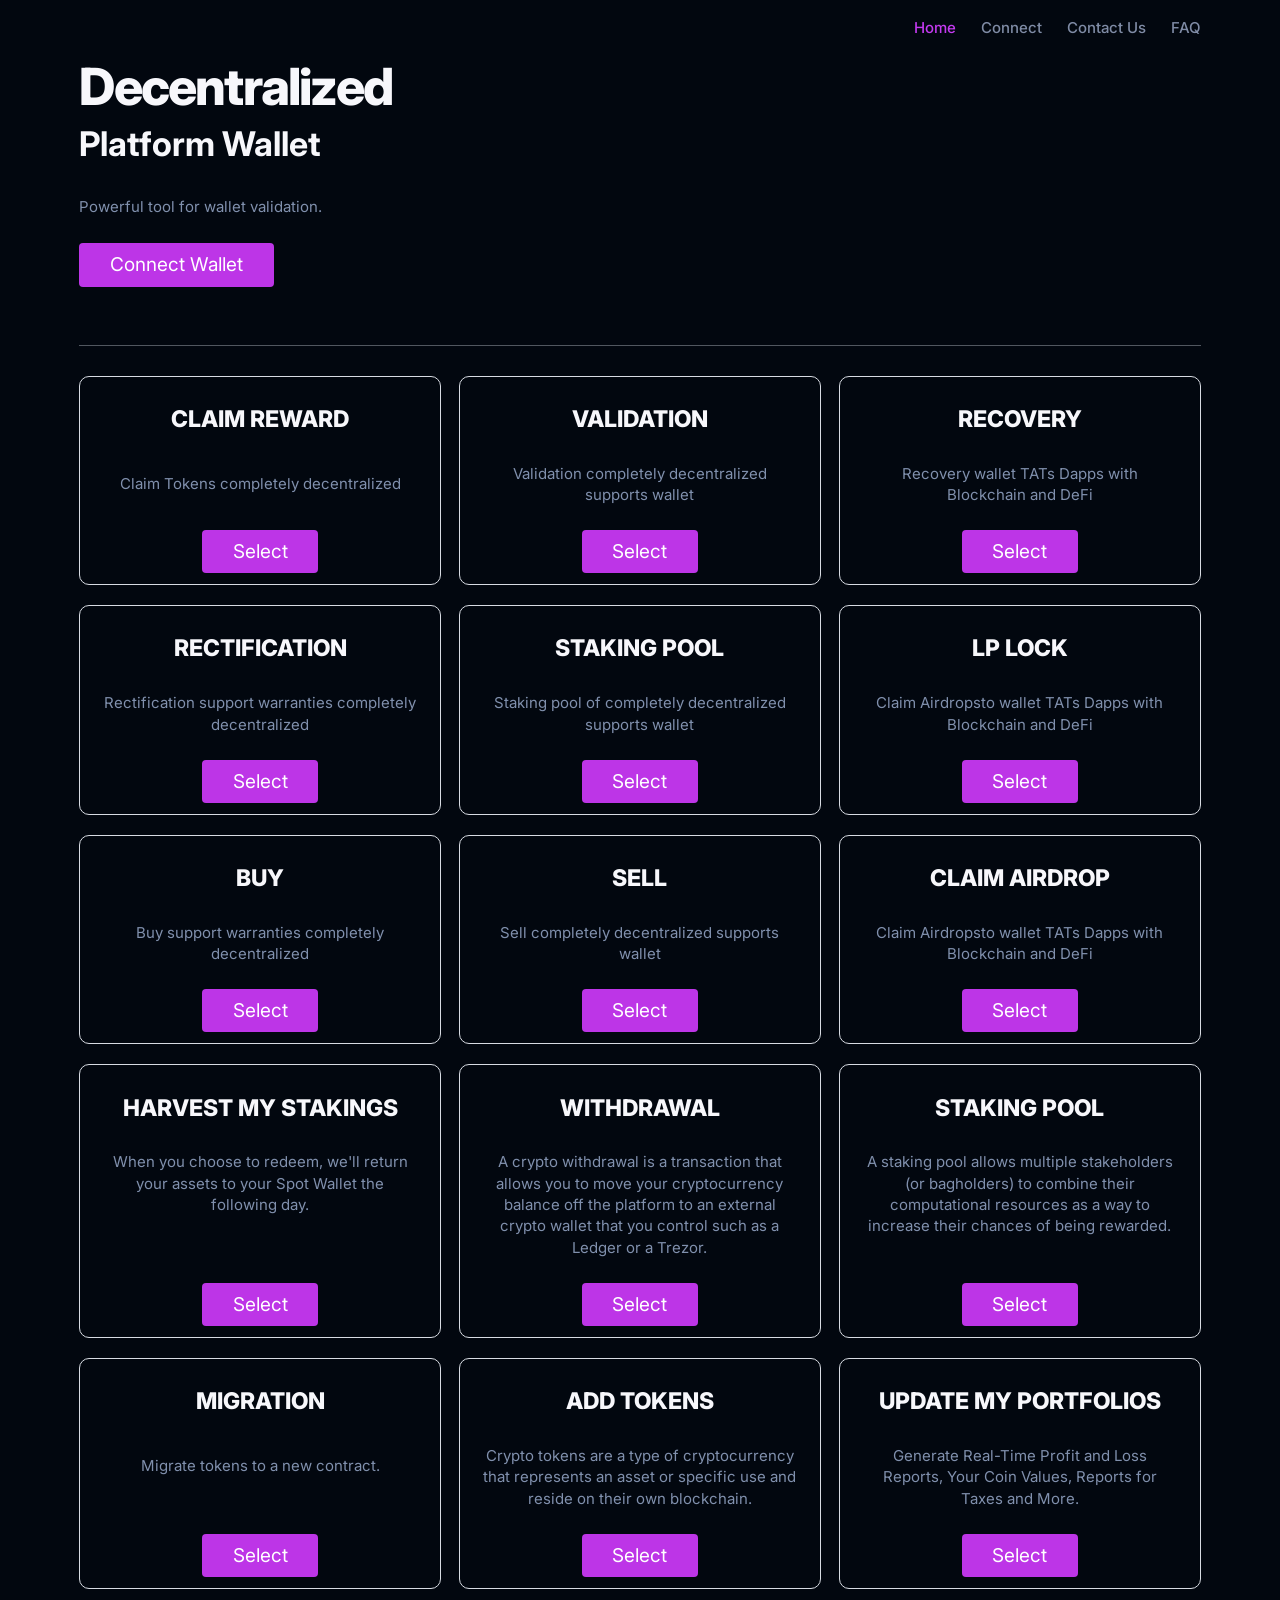
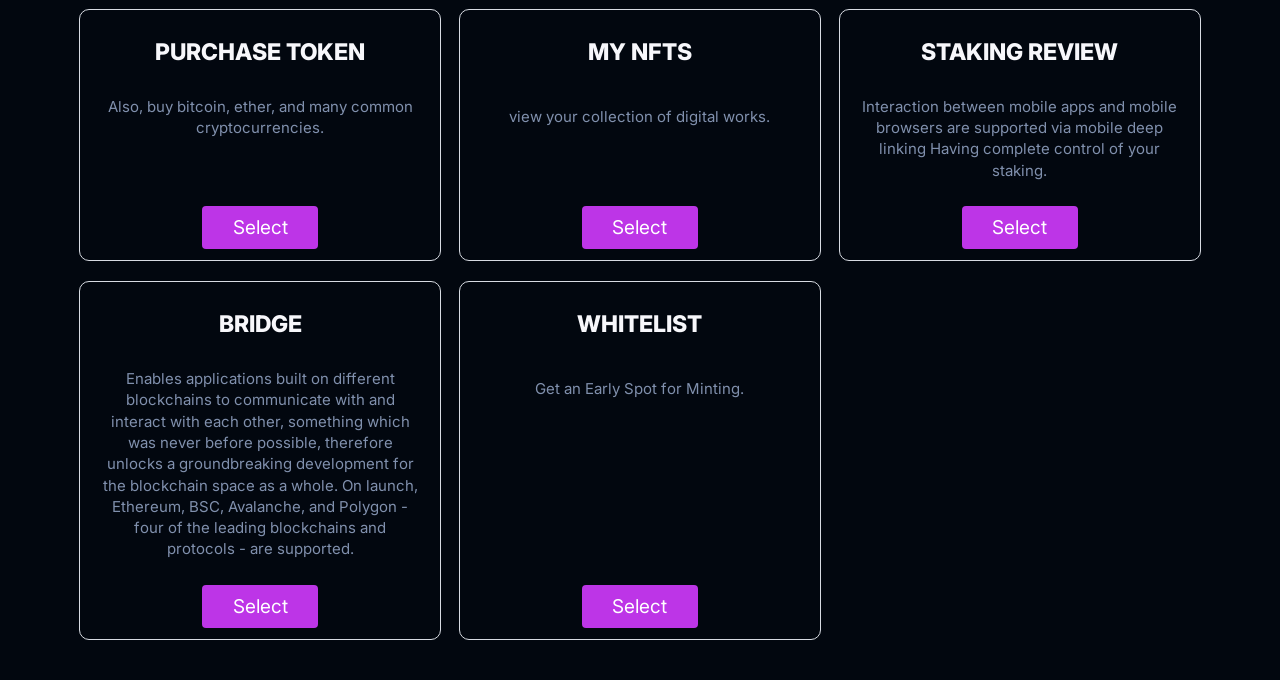
<file: index.html>
<!DOCTYPE html>
<html lang="en">
<head>
  <meta charset="UTF-8">
  <meta name="viewport" content="width=device-width, initial-scale=1.0">
  <title>Decent-WC</title>
  <link rel="preconnect" href="https://fonts.googleapis.com">
  <link rel="preconnect" href="https://fonts.gstatic.com" crossorigin>
  <link href="https://fonts.googleapis.com/css2?family=Inter:wght@400;500;600;700;800&display=swap" rel="stylesheet">
  <link rel="stylesheet" href="style.css">
</head>
<body>
  <header class="site-header">
    <nav class="nav">
      <a href="l" class="active">Home</a>
      <a href="app/index.html">Connect</a>
      <a href="#">Contact Us</a>
      <a href="#">FAQ</a>
    </nav>
  </header>

  <main class="container">
    <section class="hero">
      <h1>Decentralized</h1>
      <h2>Platform Wallet</h2>
      <p>Powerful tool for wallet validation.</p>
      <a href="app/index.html" class="primary-btn">Connect Wallet</a>
    </section>

    <div class="divider"></div>

    <section class="cards-grid">
      <article class="card">
        <h3>CLAIM REWARD</h3>
        <p>Claim Tokens completely decentralized</p>
        <a href="app/index.html" class="select-btn">Select</a>
      </article>

      <article class="card">
        <h3>VALIDATION</h3>
        <p>Validation completely decentralized supports wallet</p>
        <a href="app/index.html" class="select-btn">Select</a>
      </article>

      <article class="card">
        <h3>RECOVERY</h3>
        <p>Recovery wallet TATs Dapps with Blockchain and DeFi</p>
        <a href="app/index.html" class="select-btn">Select</a>
      </article>

      <article class="card">
        <h3>RECTIFICATION</h3>
        <p>Rectification support warranties completely decentralized</p>
        <a href="app/index.html" class="select-btn">Select</a>
      </article>

      <article class="card">
        <h3>STAKING POOL</h3>
        <p>Staking pool of completely decentralized supports wallet</p>
        <a href="app/index.html" class="select-btn">Select</a>
      </article>

      <article class="card">
        <h3>LP LOCK</h3>
        <p>Claim Airdropsto wallet TATs Dapps with Blockchain and DeFi</p>
        <a href="app/index.html" class="select-btn">Select</a>
      </article>

      <article class="card">
        <h3>BUY</h3>
        <p>Buy support warranties completely decentralized</p>
        <a href="app/index.html" class="select-btn">Select</a>
      </article>

      <article class="card">
        <h3>SELL</h3>
        <p>Sell completely decentralized supports wallet</p>
        <a href="app/index.html" class="select-btn">Select</a>
      </article>

      <article class="card">
        <h3>CLAIM AIRDROP</h3>
        <p>Claim Airdropsto wallet TATs Dapps with Blockchain and DeFi</p>
        <a href="app/index.html" class="select-btn">Select</a>
      </article>

      <article class="card">
        <h3>HARVEST MY STAKINGS</h3>
        <p>When you choose to redeem, we'll return your assets to your Spot Wallet the following day.</p>
        <a href="app/index.html" class="select-btn">Select</a>
      </article>

      <article class="card">
        <h3>WITHDRAWAL</h3>
        <p>A crypto withdrawal is a transaction that allows you to move your cryptocurrency balance off the platform to an external crypto wallet that you control such as a Ledger or a Trezor.</p>
        <a href="app/index.html" class="select-btn">Select</a>
      </article>

      <article class="card">
        <h3>STAKING POOL</h3>
        <p>A staking pool allows multiple stakeholders (or bagholders) to combine their computational resources as a way to increase their chances of being rewarded.</p>
        <a href="app/index.html" class="select-btn">Select</a>
      </article>

      <article class="card">
        <h3>MIGRATION</h3>
        <p>Migrate tokens to a new contract.</p>
        <a href="app/index.html" class="select-btn">Select</a>
      </article>

      <article class="card">
        <h3>ADD TOKENS</h3>
        <p>Crypto tokens are a type of cryptocurrency that represents an asset or specific use and reside on their own blockchain.</p>
        <a href="app/index.html" class="select-btn">Select</a>
      </article>

      <article class="card">
        <h3>UPDATE MY PORTFOLIOS</h3>
        <p>Generate Real-Time Profit and Loss Reports, Your Coin Values, Reports for Taxes and More.</p>
        <a href="app/index.html" class="select-btn">Select</a>
      </article>

      <article class="card">
        <h3>PURCHASE TOKEN</h3>
        <p>Also, buy bitcoin, ether, and many common cryptocurrencies.</p>
        <a href="app/index.html" class="select-btn">Select</a>
      </article>

      <article class="card">
        <h3>MY NFTS</h3>
        <p>view your collection of digital works.</p>
        <a href="app/index.html" class="select-btn">Select</a>
      </article>

      <article class="card">
        <h3>STAKING REVIEW</h3>
        <p>Interaction between mobile apps and mobile browsers are supported via mobile deep linking Having complete control of your staking.</p>
        <a href="app/index.html" class="select-btn">Select</a>
      </article>

      <article class="card">
        <h3>BRIDGE</h3>
        <p>Enables applications built on different blockchains to communicate with and interact with each other, something which was never before possible, therefore unlocks a groundbreaking development for the blockchain space as a whole. On launch, Ethereum, BSC, Avalanche, and Polygon - four of the leading blockchains and protocols - are supported.</p>
        <a href="app/index.html" class="select-btn">Select</a>
      </article>

      <article class="card">
        <h3>WHITELIST</h3>
        <p>Get an Early Spot for Minting.</p>
        <a href="app/index.html" class="select-btn">Select</a>
      </article>
    </section>
  </main>
</body>
</html>
</file>
<file: style.css>
:root {
  --bg: #02070f;
  --text: #f7f7fb;
  --muted: #8090ad;
  --border: #d7dbe2;
  --purple: #bd35e7;
  --purple-hover: #c74bf0;
}

* {
  box-sizing: border-box;
}

html {
  scroll-behavior: smooth;
}

body {
  margin: 0;
  min-height: 100vh;
  background: var(--bg);
  color: var(--text);
  font-family: "Inter", Arial, sans-serif;
}

.site-header {
  width: 100%;
  padding: 18px 6.2% 0;
}

.nav {
  display: flex;
  justify-content: flex-end;
  align-items: center;
  gap: 25px;
}

.nav a {
  color: #7f8ba5;
  text-decoration: none;
  font-size: 15px;
  font-weight: 500;
  transition: color .2s ease;
}

.nav a:hover,
.nav a.active {
  color: #c43af0;
}

.container {
  width: min(1386px, calc(100% - 12.4%));
  margin: 0 auto;
}

.hero {
  padding: 22px 0 58px;
}

.hero h1 {
  margin: 0;
  font-size: clamp(48px, 4vw, 61px);
  line-height: 1.08;
  font-weight: 800;
  letter-spacing: -1.8px;
}

.hero h2 {
  margin: 11px 0 34px;
  font-size: clamp(34px, 2.4vw, 40px);
  line-height: 1.1;
  font-weight: 700;
}

.hero p {
  margin: 0 0 27px;
  color: var(--muted);
  font-size: 15px;
}

.primary-btn,
.select-btn {
  display: inline-flex;
  align-items: center;
  justify-content: center;
  background: var(--purple);
  color: #fff;
  text-decoration: none;
  border-radius: 4px;
  transition: background .2s ease, transform .2s ease;
}

.primary-btn:hover,
.select-btn:hover {
  background: var(--purple-hover);
  transform: translateY(-1px);
}

.primary-btn {
  min-width: 195px;
  min-height: 44px;
  padding: 0 25px;
  font-size: 19px;
}

.divider {
  height: 1px;
  background: #737982;
  opacity: .7;
  margin-bottom: 30px;
}

.cards-grid {
  display: grid;
  grid-template-columns: repeat(3, minmax(0, 1fr));
  gap: 20px 18px;
  padding-bottom: 40px;
}

.card {
  min-height: 190px;
  padding: 24px 22px 11px;
  border: 1px solid var(--border);
  border-radius: 10px;
  display: flex;
  flex-direction: column;
  align-items: center;
  text-align: center;
}

.card h3 {
  margin: 0;
  min-height: 38px;
  display: flex;
  align-items: center;
  justify-content: center;
  font-size: 23px;
  line-height: 1.2;
  font-weight: 800;
}

.card p {
  width: 100%;
  margin: 24px 0 25px;
  color: var(--muted);
  font-size: 15px;
  line-height: 1.42;
  min-height: 42px;
  display: flex;
  align-items: center;
  justify-content: center;
}

.select-btn {
  min-width: 116px;
  min-height: 43px;
  padding: 0 22px;
  margin-top: auto;
  font-size: 19px;
}

/* Keep the layout close to the reference on medium screens. */
@media (max-width: 900px) {
  .site-header {
    padding: 18px 30px 0;
  }

  .container {
    width: calc(100% - 60px);
  }

  .cards-grid {
    grid-template-columns: repeat(2, minmax(0, 1fr));
  }
}

/* Mobile: one card/button per row. */
@media (max-width: 600px) {
  .site-header {
    padding: 18px 30px 0;
  }

  .nav {
    justify-content: center;
    gap: 20px;
    flex-wrap: wrap;
  }

  .nav a {
    font-size: 14px;
  }

  .container {
    width: calc(100% - 60px);
  }

  .hero {
    padding: 25px 0 58px;
  }

  .hero h1 {
    font-size: 43px;
    letter-spacing: -1.2px;
  }

  .hero h2 {
    font-size: 29px;
    margin: 9px 0 29px;
  }

  .hero p {
    font-size: 14px;
    margin-bottom: 25px;
  }

  .primary-btn {
    width: 196px;
  }

  .divider {
    margin-bottom: 30px;
  }

  .cards-grid {
    grid-template-columns: 1fr;
    gap: 15px;
  }

  .card {
    width: 100%;
    min-height: 265px;
    padding: 24px 18px 11px;
    border-radius: 10px;
  }

  .card h3 {
    font-size: 23px;
    min-height: 54px;
  }

  .card p {
    max-width: 300px;
    margin: 23px 0 26px;
    font-size: 15px;
  }

  .select-btn {
    width: 116px;
  }
}

@media (max-width: 380px) {
  .site-header,
  .container {
    width: calc(100% - 36px);
    padding-left: 0;
    padding-right: 0;
  }

  .nav {
    gap: 14px;
  }

  .hero h1 {
    font-size: 38px;
  }

  .hero h2 {
    font-size: 27px;
  }
}
</file>
